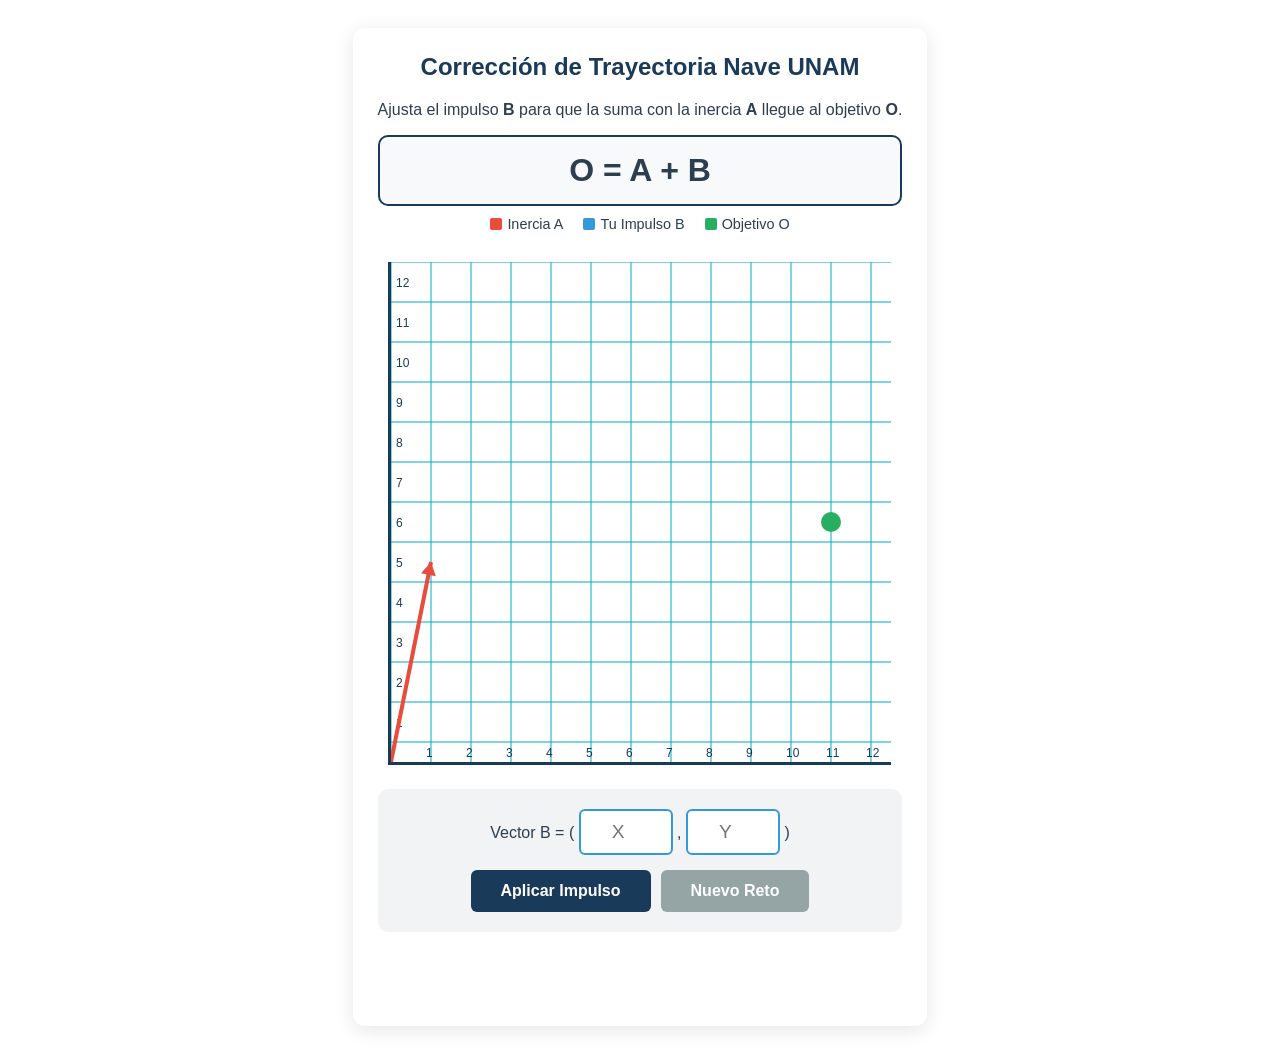
<file: nave.html>
<!DOCTYPE html>
<html lang="es">
<head>
    <meta charset="UTF-8">
    <title>Corrección de Trayectoria - Cuadrante I</title>
    <style>
        :root {
            --bg: #ffffff;
            --grid-line: #1a3a5a; /* Azul oscuro para la cuadrícula */
            --inercia: #e74c3c; /* Rojo para el vector A */
            --impulso: #3498db; /* Azul para el vector B */
            --objetivo: #27ae60; /* Verde para el punto O */
            --text: #2c3e50;
        }
        body { 
            font-family: 'Segoe UI', Tahoma, sans-serif; 
            background-color: var(--bg); 
            color: var(--text); 
            display: flex; 
            flex-direction: column; 
            align-items: center; 
            padding: 20px;
        }
        .container { 
            background: #fff; 
            padding: 25px; 
            border-radius: 12px; 
            box-shadow: 0 4px 20px rgba(0,0,0,0.1);
            text-align: center;
            max-width: 650px;
        }
        h2 { margin-top: 0; color: var(--grid-line); }
        
        .formula-card {
            font-size: 2rem;
            margin: 10px 0;
            padding: 15px;
            background: #f8f9fa;
            border: 2px solid var(--grid-line);
            border-radius: 10px;
            font-weight: bold;
        }

        canvas { 
            background: #fff; 
            border-left: 3px solid var(--grid-line); 
            border-bottom: 3px solid var(--grid-line);
            margin: 20px 0;
        }

        .controls { 
            background: #f1f3f5;
            padding: 20px;
            border-radius: 10px;
            display: flex;
            flex-direction: column;
            gap: 15px;
        }

        input { 
            width: 70px; 
            padding: 10px; 
            font-size: 1.2rem; 
            border: 2px solid var(--impulso); 
            border-radius: 6px; 
            text-align: center;
        }

        button { 
            background: var(--grid-line); 
            color: white; 
            border: none; 
            padding: 12px 30px; 
            border-radius: 6px; 
            font-weight: bold; 
            cursor: pointer;
            font-size: 1rem;
        }
        button:hover { background: #0d253f; }

        .legend { display: flex; justify-content: center; gap: 20px; font-size: 0.9rem; margin-bottom: 10px; }
        .legend-item { display: flex; align-items: center; gap: 5px; }
        .dot { width: 12px; height: 12px; border-radius: 2px; }
    </style>
</head>
<body>

    <div class="container">
        <h2>Corrección de Trayectoria Nave UNAM</h2>
        <p>Ajusta el impulso <b>B</b> para que la suma con la inercia <b>A</b> llegue al objetivo <b>O</b>.</p>

        <div class="formula-card">O = A + B</div>

        <div class="legend">
            <div class="legend-item"><div class="dot" style="background:var(--inercia)"></div> Inercia A</div>
            <div class="legend-item"><div class="dot" style="background:var(--impulso)"></div> Tu Impulso B</div>
            <div class="legend-item"><div class="dot" style="background:var(--objetivo)"></div> Objetivo O</div>
        </div>

        <canvas id="plano" width="500" height="500"></canvas>

        <div class="controls">
            <div>
                Vector B = ( 
                <input type="number" id="bx" min="0" placeholder="X"> , 
                <input type="number" id="by" min="0" placeholder="Y"> )
            </div>
            <div style="display: flex; gap: 10px; justify-content: center;">
                <button onclick="launch()">Aplicar Impulso</button>
                <button style="background:#95a5a6" onclick="resetGame()">Nuevo Reto</button>
            </div>
        </div>

        <h3 id="feedback" style="margin-top: 20px; height: 30px;"></h3>
    </div>

    <script>
        const canvas = document.getElementById('plano');
        const ctx = canvas.getContext('2d');
        const scale = 40; // Cuadrícula más grande (12 unidades)
        const margin = 10;

        let vA = { x: 0, y: 0 };
        let vTarget = { x: 0, y: 0 };

        function resetGame() {
            document.getElementById('bx').value = '';
            document.getElementById('by').value = '';
            document.getElementById('feedback').innerText = '';
            
            // Generar valores solo en Cuadrante I (0 a 11)
            vA = { x: rand(1, 5), y: rand(1, 5) };
            vTarget = { x: rand(6, 11), y: rand(6, 11) };
            draw();
        }

        function rand(min, max) { return Math.floor(Math.random() * (max - min + 1) + min); }

        function draw(vB = null) {
            ctx.clearRect(0, 0, 500, 500);
            
            // Dibujar Cuadrícula Azul Oscuro
            ctx.strokeStyle = '#00acc1'; // Líneas Azul Cian
            ctx.lineWidth = 1;
            for(let i=0; i<=500; i+=scale) {
                ctx.beginPath(); ctx.moveTo(i,0); ctx.lineTo(i,500); ctx.stroke();
                ctx.beginPath(); ctx.moveTo(0,i); ctx.lineTo(500,i); ctx.stroke();
            }

            // Marcas de los números en los ejes
            ctx.fillStyle = '#1a3a5a';
            ctx.font = '12px Arial';
            for(let i=1; i<=12; i++) {
                ctx.fillText(i, i*scale - 5, 495); // Eje X
                ctx.fillText(i, 5, 500 - i*scale + 5); // Eje Y
            }

            // Dibujar OBJETIVO O (Círculo Verde)
            ctx.fillStyle = '#27ae60';
            ctx.beginPath();
            ctx.arc(vTarget.x * scale, 500 - vTarget.y * scale, 10, 0, Math.PI*2);
            ctx.fill();

            // Dibujar VECTOR A (Rojo) desde el origen (0,0)
            drawArrow(0, 500, vA.x * scale, 500 - vA.y * scale, '#e74c3c');

            if (vB) {
                const headAX = vA.x * scale;
                const headAY = 500 - vA.y * scale;
                
                // Dibujar VECTOR B (Azul) desde la cabeza de A
                drawArrow(headAX, headAY, headAX + vB.x * scale, headAY - vB.y * scale, '#3498db');
                
                // Resultante punteada
                ctx.setLineDash([5, 5]);
                ctx.strokeStyle = '#27ae60';
                ctx.beginPath();
                ctx.moveTo(0, 500);
                ctx.lineTo(headAX + vB.x * scale, headAY - vB.y * scale);
                ctx.stroke();
                ctx.setLineDash([]);
            }
        }

        function drawArrow(x1, y1, x2, y2, color) {
            const headlen = 15;
            const angle = Math.atan2(y2 - y1, x2 - x1);
            ctx.strokeStyle = color;
            ctx.lineWidth = 4;
            ctx.beginPath(); ctx.moveTo(x1, y1); ctx.lineTo(x2, y2); ctx.stroke();
            ctx.beginPath(); ctx.moveTo(x2, y2);
            ctx.lineTo(x2 - headlen * Math.cos(angle - Math.PI / 6), y2 - headlen * Math.sin(angle - Math.PI / 6));
            ctx.lineTo(x2 - headlen * Math.cos(angle + Math.PI / 6), y2 - headlen * Math.sin(angle + Math.PI / 6));
            ctx.closePath(); ctx.fillStyle = color; ctx.fill();
        }

        function launch() {
            const bx = parseInt(document.getElementById('bx').value) || 0;
            const by = parseInt(document.getElementById('by').value) || 0;
            draw({x: bx, y: by});

            const resX = vA.x + bx;
            const resY = vA.y + by;
            const feedback = document.getElementById('feedback');

            if (resX === vTarget.x && resY === vTarget.y) {
                feedback.innerText = "🚀 ¡ÉXITO! Trayectoria corregida.";
                feedback.style.color = "#27ae60";
            } else {
                feedback.innerText = "❌ Fallaste. Revisa tu suma vectorial.";
                feedback.style.color = "#e74c3c";
            }
        }

        resetGame();
    </script>
</body>
</html>
</file>
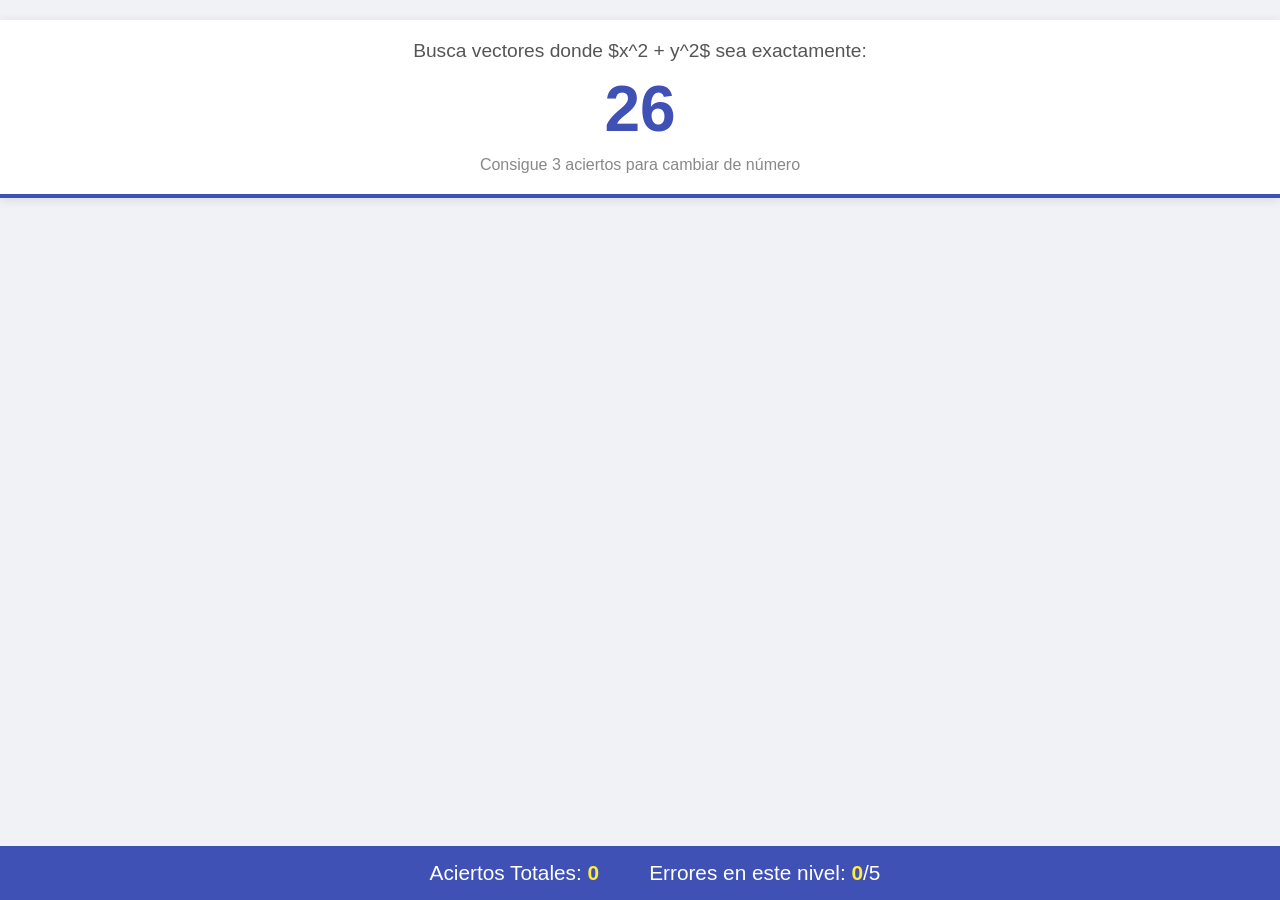
<file: raindrops.html>
<!DOCTYPE html>
<html lang="es">
<head>
    <meta charset="UTF-8">
    <title>Vectle - Caza de Normas v2</title>
    <style>
        body { background: #f0f2f5; color: #1a1a2e; font-family: 'Segoe UI', sans-serif; overflow: hidden; text-align: center; margin: 0; }
        #ui { margin-top: 20px; background: white; padding: 20px; border-bottom: 4px solid #3f51b5; box-shadow: 0 2px 10px rgba(0,0,0,0.1); }
        #target-display { font-size: 4em; color: #3f51b5; font-weight: bold; margin: 10px 0; }
        .instruction { font-size: 1.2em; color: #555; }
        
        .gota { 
            position: absolute; width: 110px; height: 110px; 
            background: #5c6bc0; border: 2px solid #3949ab; 
            border-radius: 50% 50% 50% 0; transform: rotate(-45deg);
            display: flex; align-items: center; justify-content: center;
            cursor: pointer; box-shadow: 0 4px 15px rgba(0,0,0,0.2);
            z-index: 10;
        }
        .gota span { transform: rotate(45deg); font-weight: bold; font-size: 1.3em; color: white; }
        
        #stats { position: fixed; bottom: 0; width: 100%; background: #3f51b5; color: white; padding: 15px; font-size: 1.3em; display: flex; justify-content: center; gap: 50px; }
        .highlight { color: #ffeb3b; font-weight: bold; }
    </style>
</head>
<body>

    <div id="ui">
        <div class="instruction">Busca vectores donde $x^2 + y^2$ sea exactamente:</div>
        <div id="target-display">--</div>
        <div style="color: #888;">Consigue 3 aciertos para cambiar de número</div>
    </div>

    <div id="stats">
        <span>Aciertos Totales: <span id="total-hits" class="highlight">0</span></span>
        <span>Errores en este nivel: <span id="level-misses" class="highlight">0</span>/5</span>
    </div>

    <script>
        const targetDisplay = document.getElementById('target-display');
        const totalHitsDisplay = document.getElementById('total-hits');
        const levelMissesDisplay = document.getElementById('level-misses');

        let targetSq = 0;
        let hitsInLevel = 0;
        let missesInLevel = 0;
        let totalHits = 0;
        let easyGotaSpawned = false; // Control para la gota fácil

        function nextTarget() {
            // Generar un número que tenga al menos una solución inclinada si es posible
            let x = Math.floor(Math.random() * 7) + 1; 
            let y = Math.floor(Math.random() * 7) + 1;
            targetSq = (x * x) + (y * y);
            
            targetDisplay.innerText = targetSq;
            hitsInLevel = 0; 
            missesInLevel = 0;
            easyGotaSpawned = false; // Reiniciamos para el nuevo número
            levelMissesDisplay.innerText = "0";
        }

        function createGota() {
            const gota = document.createElement('div');
            gota.className = 'gota';
            
            let vx, vy;
            const isCorrect = Math.random() > 0.65; // ~35% de probabilidad de ser correcta

            if (isCorrect) {
                let solutions = [];
                for(let x = 0; x <= 10; x++) {
                    for(let y = 0; y <= 10; y++) {
                        if(x*x + y*y === targetSq) {
                            // Lógica de "Gota Fácil": Solo permitir x=0 o y=0 una vez
                            const isEasy = (x === 0 || y === 0);
                            if (isEasy) {
                                if (!easyGotaSpawned) solutions.push([x, y]);
                            } else {
                                solutions.push([x, y]);
                            }
                        }
                    }
                }

                if (solutions.length === 0) { // Failsafe si solo quedaban fáciles y ya salieron
                    vx = Math.floor(Math.random() * 5) + 1;
                    vy = Math.floor(Math.random() * 5) + 1;
                } else {
                    let choice = solutions[Math.floor(Math.random() * solutions.length)];
                    if (choice[0] === 0 || choice[1] === 0) easyGotaSpawned = true;
                    
                    vx = choice[0] * (Math.random() > 0.5 ? 1 : -1);
                    vy = choice[1] * (Math.random() > 0.5 ? 1 : -1);
                    if(Math.random() > 0.5) [vx, vy] = [vy, vx];
                }
            } else {
                // Generar Trampa
                vx = Math.floor(Math.random() * 11) - 5;
                vy = Math.floor(Math.random() * 11) - 5;
                if (vx*vx + vy*vy === targetSq) vx++; 
            }

            gota.innerHTML = `<span>(${vx}, ${vy})</span>`;
            gota.style.left = Math.random() * (window.innerWidth - 130) + 'px';
            gota.style.top = '-130px';

            let pos = -130;
            const fallSpeed = 1.0 + Math.random() * 0.7; // Caída lenta y suave
            
            let interval = setInterval(() => {
                pos += fallSpeed;
                gota.style.top = pos + 'px';
                if (pos > window.innerHeight) { 
                    clearInterval(interval); 
                    gota.remove(); 
                }
            }, 20);

            gota.onclick = () => {
                if (vx*vx + vy*vy === targetSq) {
                    totalHits++;
                    hitsInLevel++;
                    totalHitsDisplay.innerText = totalHits;
                    gota.style.background = "#4caf50";
                    if (hitsInLevel >= 3) {
                        setTimeout(() => { alert("¡Excelente! Objetivo cumplido."); nextTarget(); }, 100);
                    }
                } else {
                    missesInLevel++;
                    levelMissesDisplay.innerText = missesInLevel;
                    gota.style.background = "#f44336";
                    if (missesInLevel >= 5) {
                        setTimeout(() => { alert("Demasiados errores. Cambiemos de número."); nextTarget(); }, 100);
                    }
                }
                setTimeout(() => { clearInterval(interval); gota.remove(); }, 100);
            };

            document.body.appendChild(gota);
        }

        nextTarget();
        setInterval(createGota, 2200); // Aparece una gota cada 2.2 segundos
    </script>
</body>
</html>
</file>
